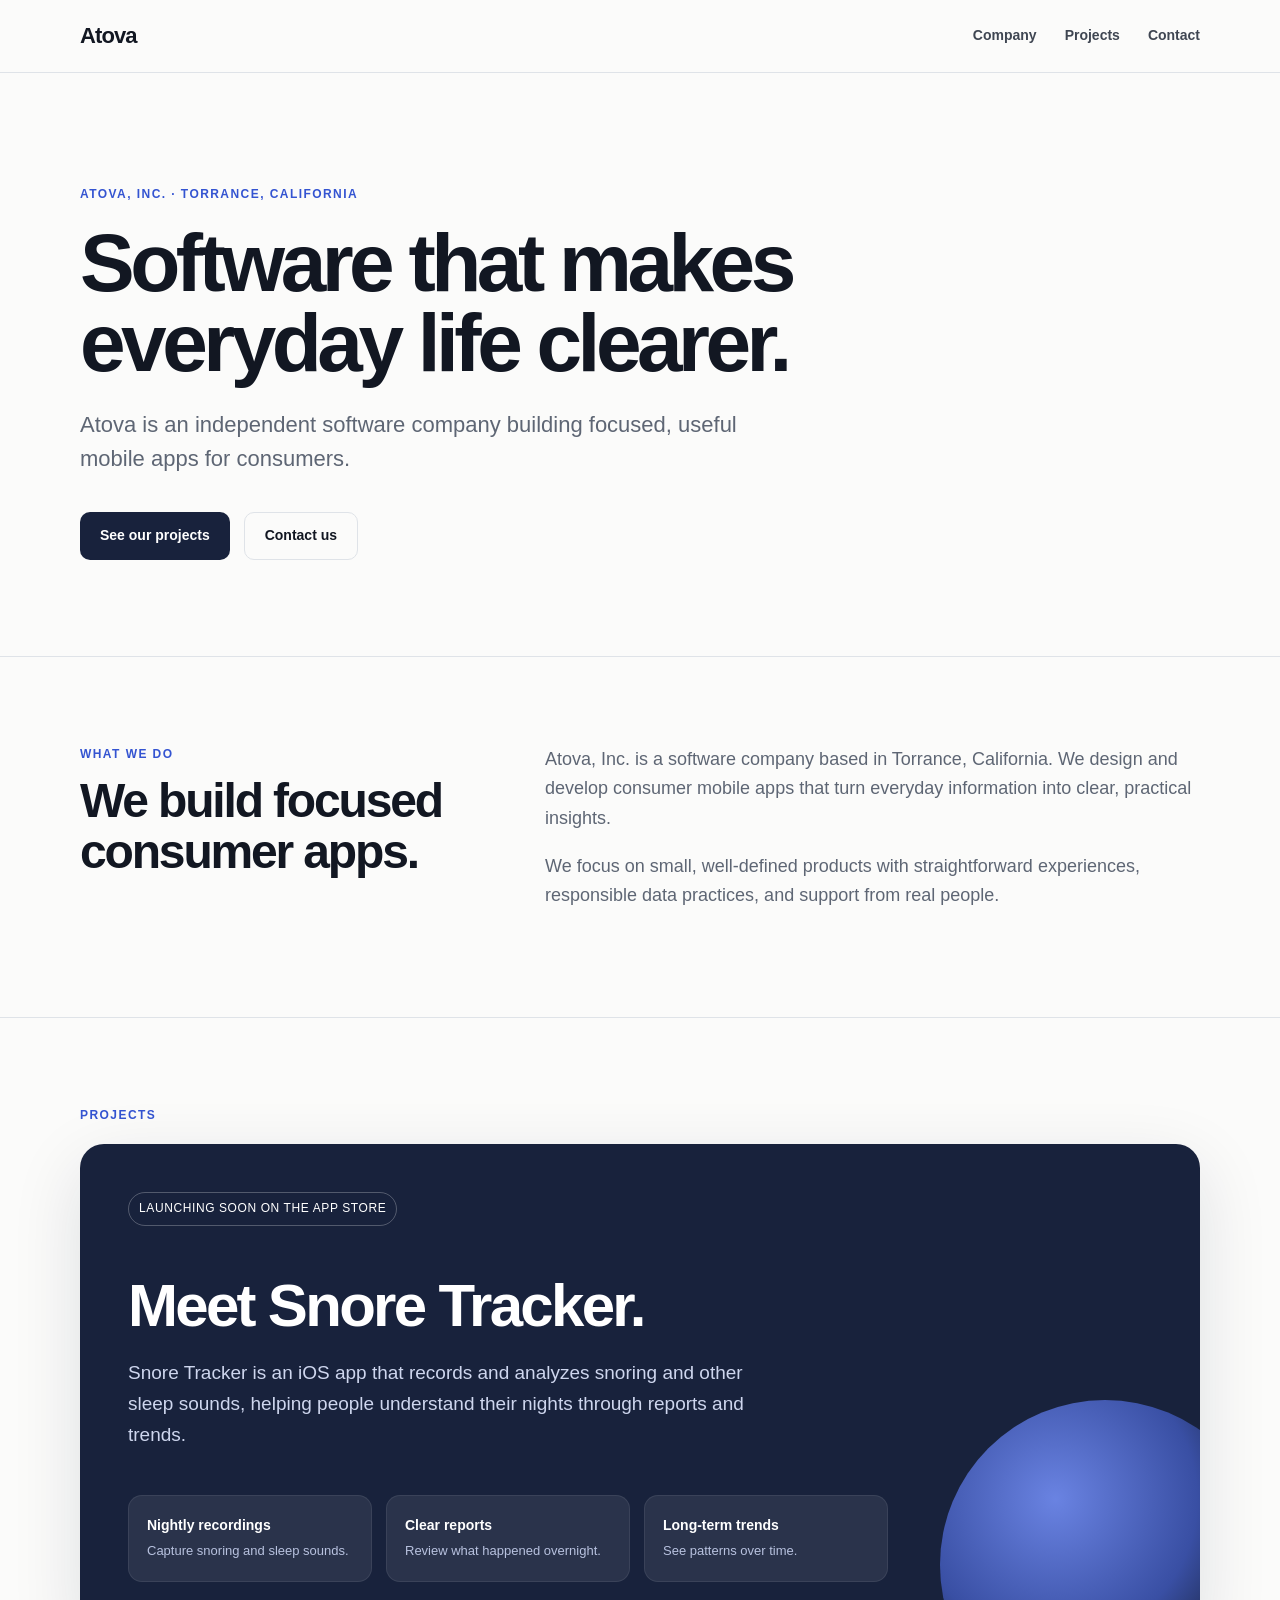
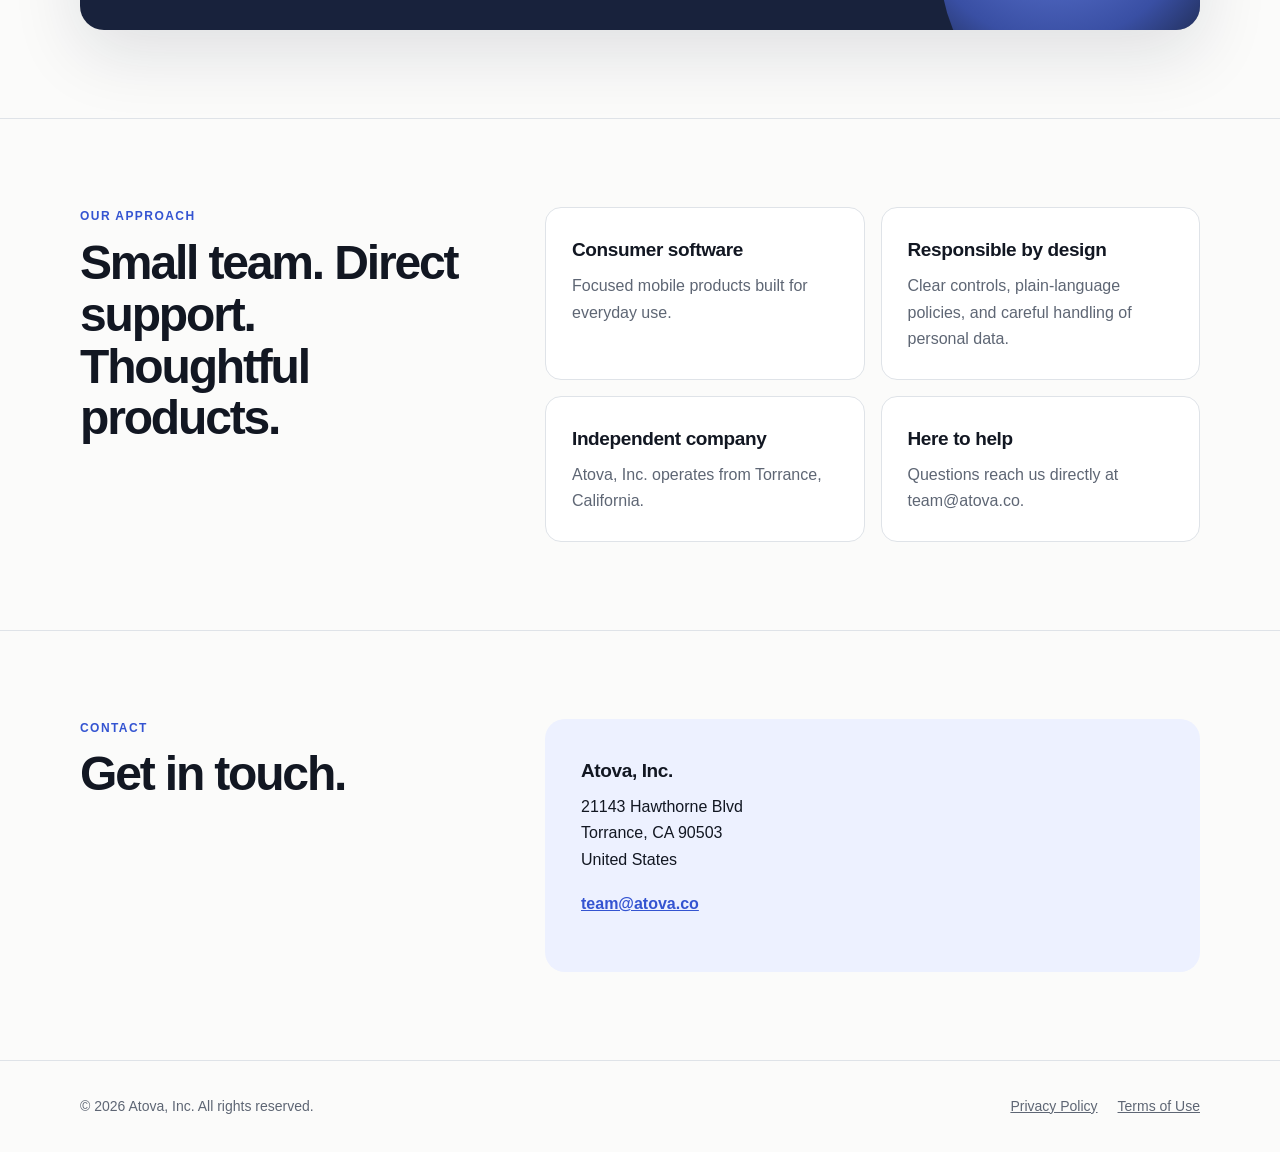
<file: index.html>
<!doctype html><html lang="en"><head><meta charset="utf-8"><meta name="viewport" content="width=device-width, initial-scale=1"><meta name="description" content="Atova, Inc. is a software company based in Torrance, California, building thoughtful consumer mobile apps."><title>Atova, Inc. | Consumer Mobile Apps</title><link rel="stylesheet" href="styles.css"></head><body>
<header class="site-header"><div class="wrap header-inner"><a class="brand" href="index.html">Atova</a><nav class="site-nav" aria-label="Main navigation"><a href="#company">Company</a><a href="#product">Projects</a><a href="#contact">Contact</a></nav></div></header>
<main>
<section class="hero"><div class="wrap"><div class="eyebrow">Atova, Inc. · Torrance, California</div><h1>Software that makes everyday life clearer.</h1><p class="lede">Atova is an independent software company building focused, useful mobile apps for consumers.</p><div class="hero-actions"><a class="button" href="#product">See our projects</a><a class="button secondary" href="mailto:team@atova.co">Contact us</a></div></div></section>
<section class="section" id="company"><div class="wrap grid-two"><div><div class="eyebrow">What we do</div><h2>We build focused consumer apps.</h2></div><div class="copy"><p>Atova, Inc. is a software company based in Torrance, California. We design and develop consumer mobile apps that turn everyday information into clear, practical insights.</p><p>We focus on small, well-defined products with straightforward experiences, responsible data practices, and support from real people.</p></div></div></section>
<section class="section" id="product"><div class="wrap"><div class="eyebrow" style="margin-bottom:18px">Projects</div><div class="product-card"><span class="product-tag">Launching soon on the App Store</span><h2>Meet Snore Tracker.</h2><p>Snore Tracker is an iOS app that records and analyzes snoring and other sleep sounds, helping people understand their nights through reports and trends.</p><div class="feature-grid"><div class="feature"><strong>Nightly recordings</strong><span>Capture snoring and sleep sounds.</span></div><div class="feature"><strong>Clear reports</strong><span>Review what happened overnight.</span></div><div class="feature"><strong>Long-term trends</strong><span>See patterns over time.</span></div></div></div></div></section>
<section class="section"><div class="wrap grid-two"><div><div class="eyebrow">Our approach</div><h2>Small team. Direct support. Thoughtful products.</h2></div><div class="details"><div class="detail"><h3>Consumer software</h3><p>Focused mobile products built for everyday use.</p></div><div class="detail"><h3>Responsible by design</h3><p>Clear controls, plain-language policies, and careful handling of personal data.</p></div><div class="detail"><h3>Independent company</h3><p>Atova, Inc. operates from Torrance, California.</p></div><div class="detail"><h3>Here to help</h3><p>Questions reach us directly at team@atova.co.</p></div></div></div></section>
<section class="section" id="contact"><div class="wrap grid-two"><div><div class="eyebrow">Contact</div><h2>Get in touch.</h2></div><div class="contact-box"><h3>Atova, Inc.</h3><p>21143 Hawthorne Blvd<br>Torrance, CA 90503<br>United States</p><p><a href="mailto:team@atova.co">team@atova.co</a></p></div></div></section>
</main><footer class="site-footer"><div class="wrap footer-inner"><span>© 2026 Atova, Inc. All rights reserved.</span><div class="footer-links"><a href="privacy.html">Privacy Policy</a><a href="terms.html">Terms of Use</a></div></div></footer></body></html>
</file>
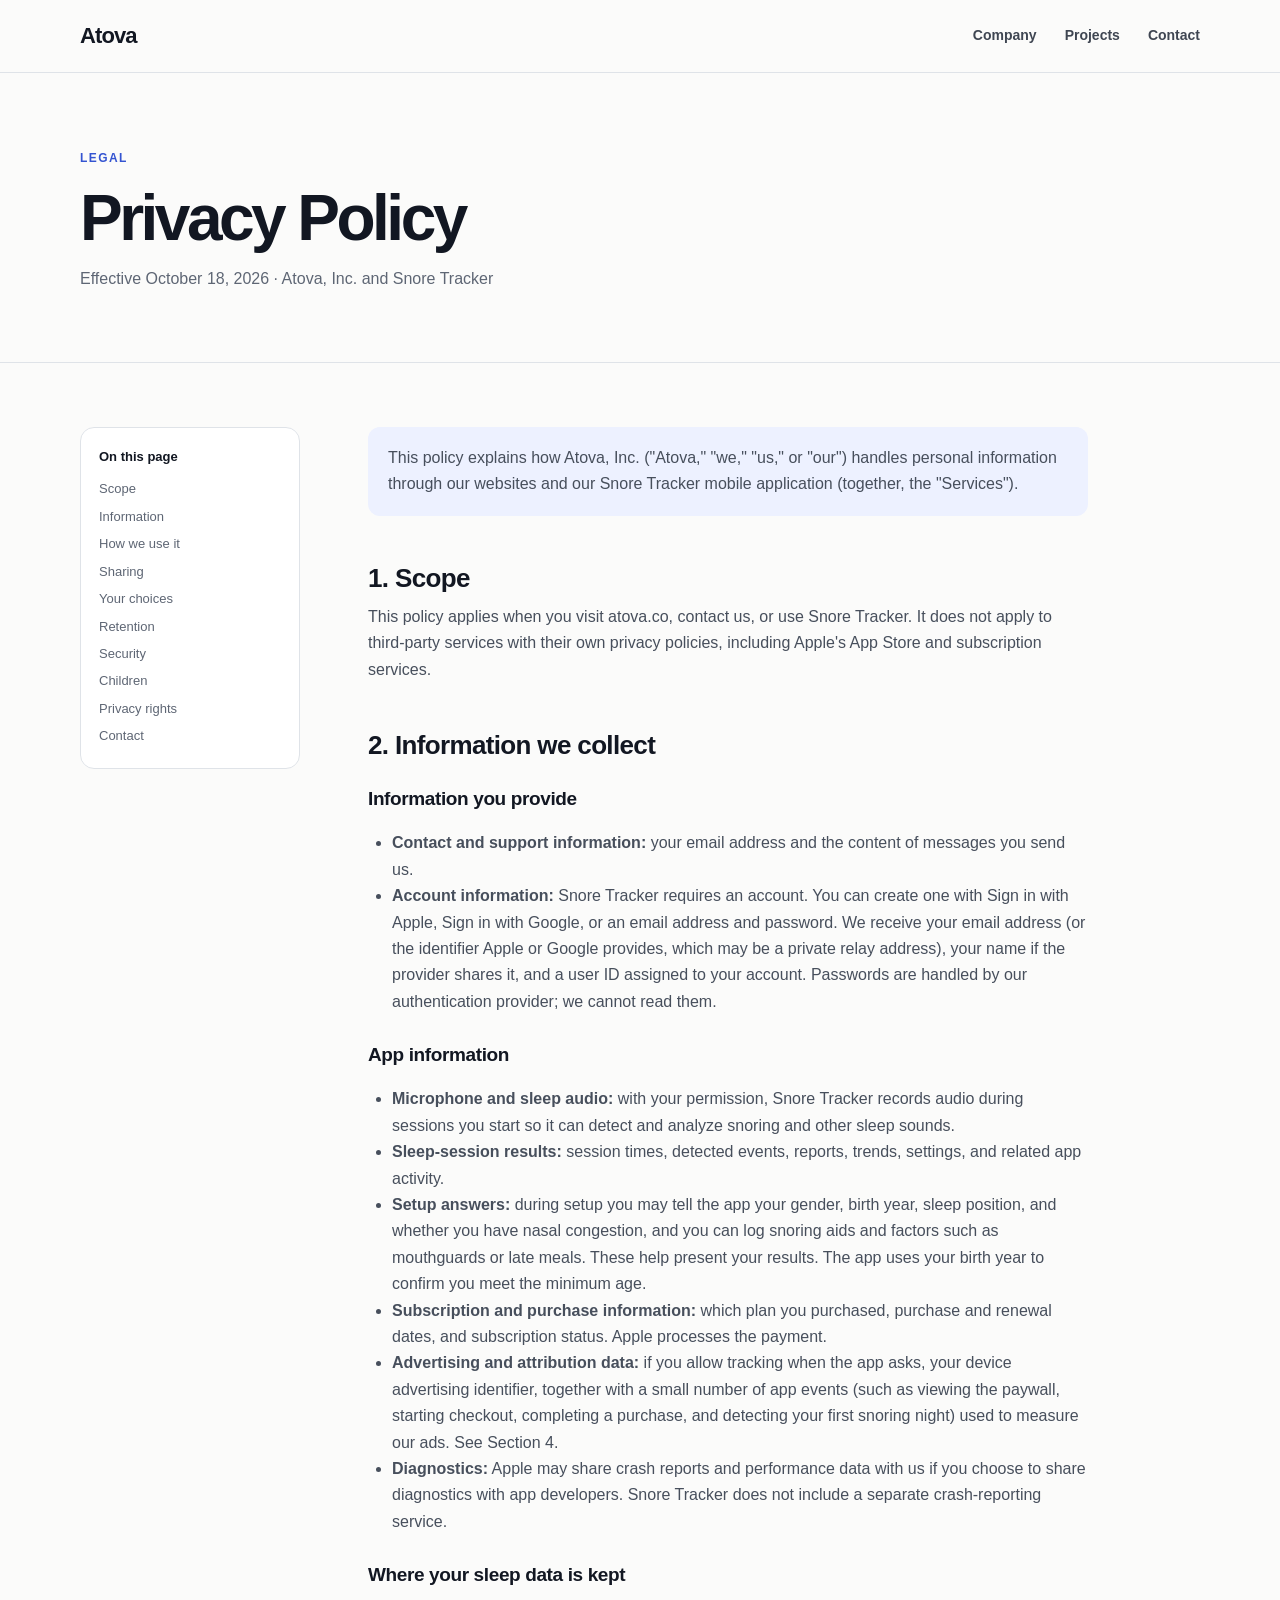
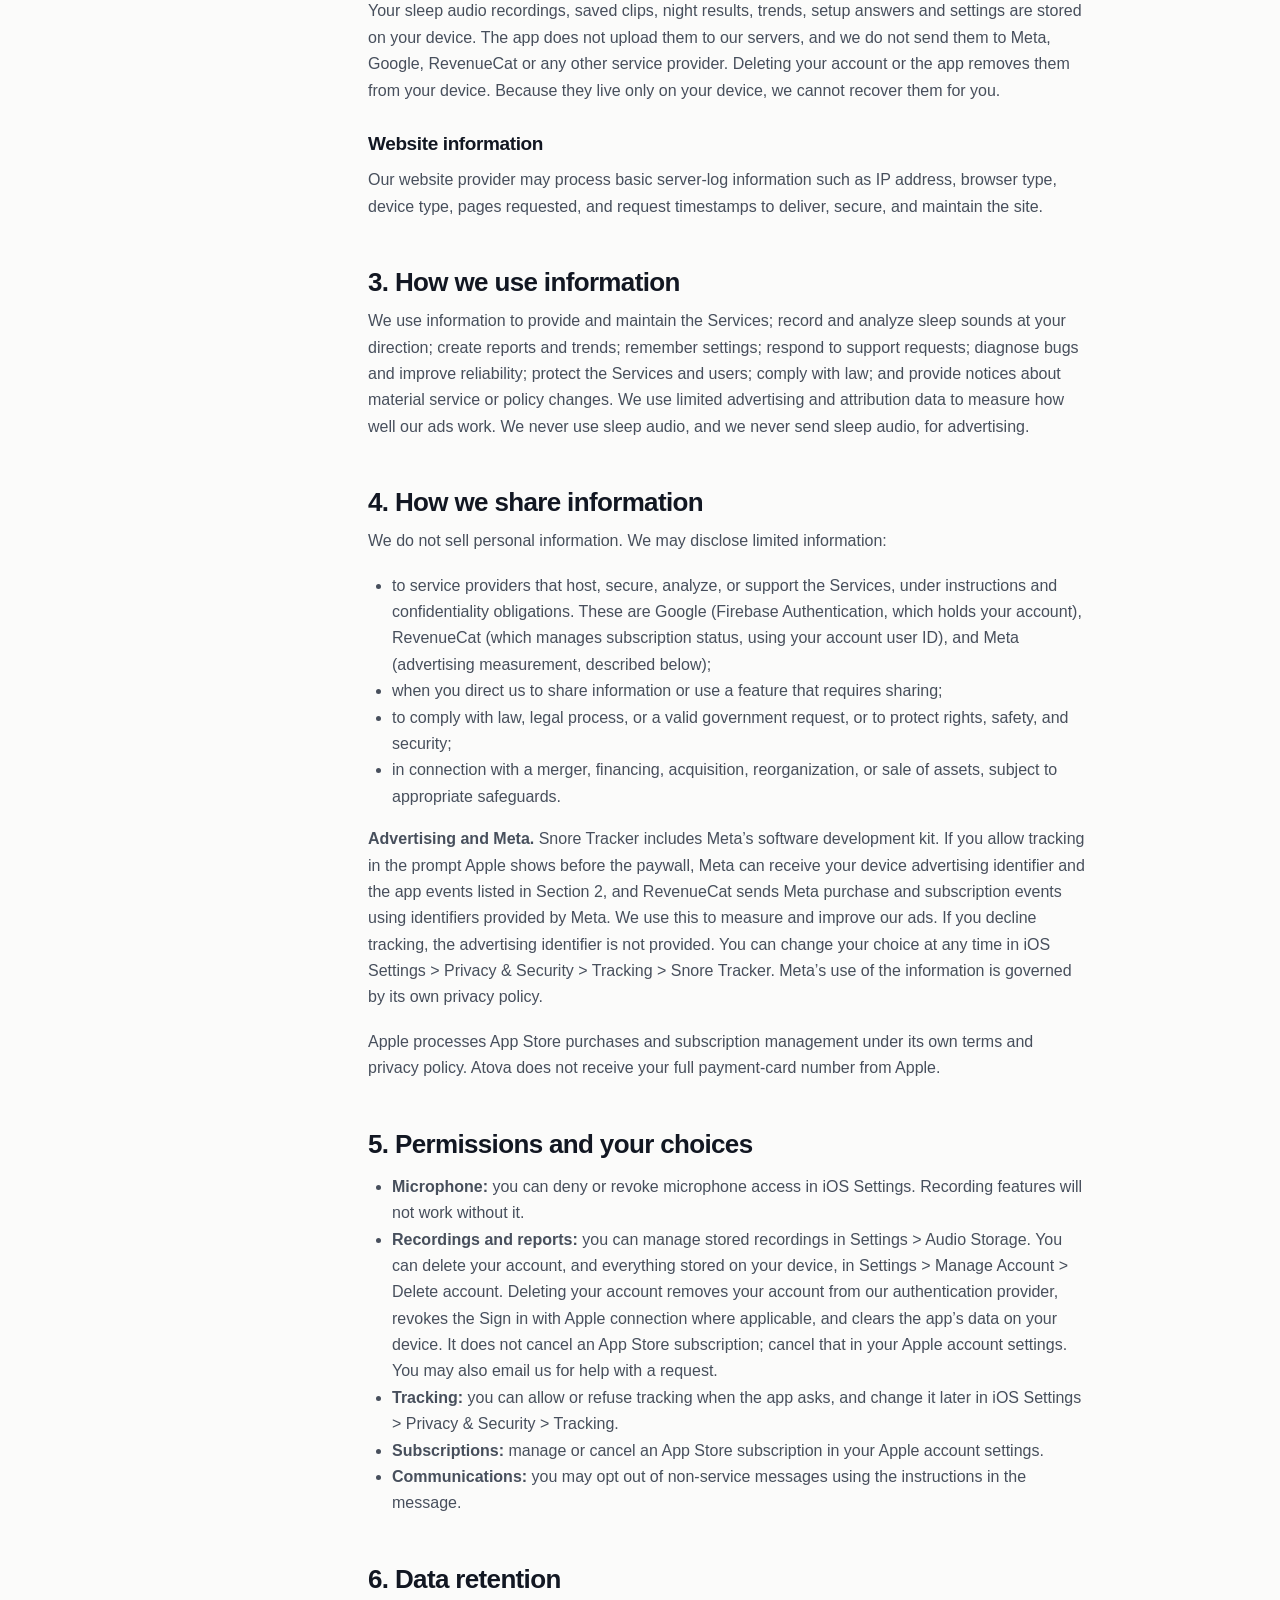
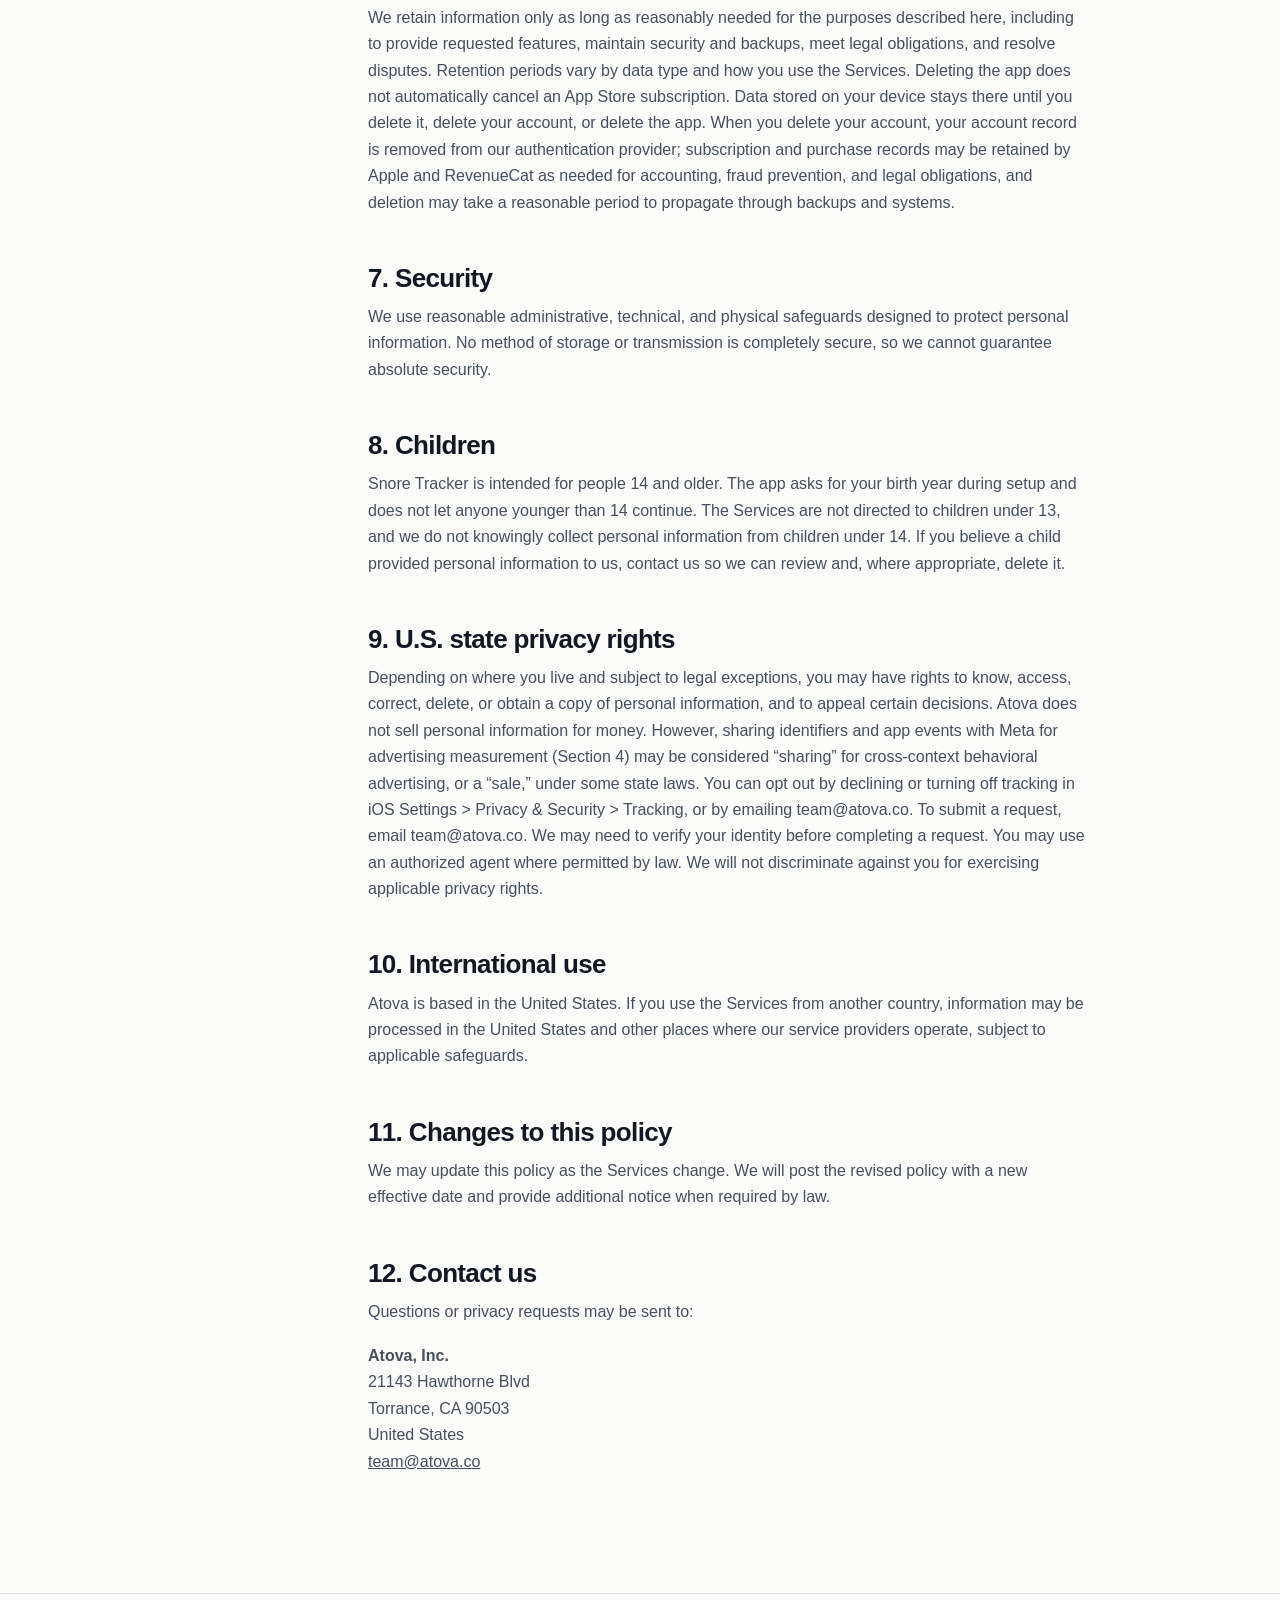
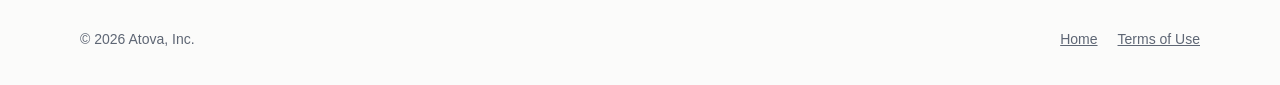
<file: privacy.html>
<!doctype html><html lang="en"><head><meta charset="utf-8"><meta name="viewport" content="width=device-width, initial-scale=1"><meta name="description" content="Privacy Policy for Atova, Inc. and Snore Tracker."><title>Privacy Policy | Atova, Inc.</title><link rel="stylesheet" href="styles.css"></head><body>
<header class="site-header"><div class="wrap header-inner"><a class="brand" href="index.html">Atova</a><nav class="site-nav"><a href="index.html#company">Company</a><a href="index.html#product">Projects</a><a href="mailto:team@atova.co">Contact</a></nav></div></header>
<main><section class="legal-hero"><div class="wrap"><div class="eyebrow">Legal</div><h1>Privacy Policy</h1><p class="legal-meta">Effective October 18, 2026 · Atova, Inc. and Snore Tracker</p></div></section><div class="wrap legal-layout"><aside class="legal-toc"><strong>On this page</strong><a href="#scope">Scope</a><a href="#collect">Information</a><a href="#use">How we use it</a><a href="#sharing">Sharing</a><a href="#choices">Your choices</a><a href="#retention">Retention</a><a href="#security">Security</a><a href="#children">Children</a><a href="#rights">Privacy rights</a><a href="#contact">Contact</a></aside><article class="legal">
<p class="notice">This policy explains how Atova, Inc. ("Atova," "we," "us," or "our") handles personal information through our websites and our Snore Tracker mobile application (together, the "Services").</p>
<h2 id="scope">1. Scope</h2><p>This policy applies when you visit atova.co, contact us, or use Snore Tracker. It does not apply to third-party services with their own privacy policies, including Apple's App Store and subscription services.</p>
<h2 id="collect">2. Information we collect</h2><h3>Information you provide</h3><ul><li><strong>Contact and support information:</strong> your email address and the content of messages you send us.</li><li><strong>Account information:</strong> Snore Tracker requires an account. You can create one with Sign in with Apple, Sign in with Google, or an email address and password. We receive your email address (or the identifier Apple or Google provides, which may be a private relay address), your name if the provider shares it, and a user ID assigned to your account. Passwords are handled by our authentication provider; we cannot read them.</li></ul><h3>App information</h3><ul><li><strong>Microphone and sleep audio:</strong> with your permission, Snore Tracker records audio during sessions you start so it can detect and analyze snoring and other sleep sounds.</li><li><strong>Sleep-session results:</strong> session times, detected events, reports, trends, settings, and related app activity.</li><li><strong>Setup answers:</strong> during setup you may tell the app your gender, birth year, sleep position, and whether you have nasal congestion, and you can log snoring aids and factors such as mouthguards or late meals. These help present your results. The app uses your birth year to confirm you meet the minimum age.</li><li><strong>Subscription and purchase information:</strong> which plan you purchased, purchase and renewal dates, and subscription status. Apple processes the payment.</li><li><strong>Advertising and attribution data:</strong> if you allow tracking when the app asks, your device advertising identifier, together with a small number of app events (such as viewing the paywall, starting checkout, completing a purchase, and detecting your first snoring night) used to measure our ads. See Section 4.</li><li><strong>Diagnostics:</strong> Apple may share crash reports and performance data with us if you choose to share diagnostics with app developers. Snore Tracker does not include a separate crash-reporting service.</li></ul><h3>Where your sleep data is kept</h3><p>Your sleep audio recordings, saved clips, night results, trends, setup answers and settings are stored on your device. The app does not upload them to our servers, and we do not send them to Meta, Google, RevenueCat or any other service provider. Deleting your account or the app removes them from your device. Because they live only on your device, we cannot recover them for you.</p><h3>Website information</h3><p>Our website provider may process basic server-log information such as IP address, browser type, device type, pages requested, and request timestamps to deliver, secure, and maintain the site.</p>
<h2 id="use">3. How we use information</h2><p>We use information to provide and maintain the Services; record and analyze sleep sounds at your direction; create reports and trends; remember settings; respond to support requests; diagnose bugs and improve reliability; protect the Services and users; comply with law; and provide notices about material service or policy changes. We use limited advertising and attribution data to measure how well our ads work. We never use sleep audio, and we never send sleep audio, for advertising.</p>
<h2 id="sharing">4. How we share information</h2><p>We do not sell personal information. We may disclose limited information:</p><ul><li>to service providers that host, secure, analyze, or support the Services, under instructions and confidentiality obligations. These are Google (Firebase Authentication, which holds your account), RevenueCat (which manages subscription status, using your account user ID), and Meta (advertising measurement, described below);</li><li>when you direct us to share information or use a feature that requires sharing;</li><li>to comply with law, legal process, or a valid government request, or to protect rights, safety, and security;</li><li>in connection with a merger, financing, acquisition, reorganization, or sale of assets, subject to appropriate safeguards.</li></ul><p><strong>Advertising and Meta.</strong> Snore Tracker includes Meta&#8217;s software development kit. If you allow tracking in the prompt Apple shows before the paywall, Meta can receive your device advertising identifier and the app events listed in Section 2, and RevenueCat sends Meta purchase and subscription events using identifiers provided by Meta. We use this to measure and improve our ads. If you decline tracking, the advertising identifier is not provided. You can change your choice at any time in iOS Settings &gt; Privacy &amp; Security &gt; Tracking &gt; Snore Tracker. Meta&#8217;s use of the information is governed by its own privacy policy.</p><p>Apple processes App Store purchases and subscription management under its own terms and privacy policy. Atova does not receive your full payment-card number from Apple.</p>
<h2 id="choices">5. Permissions and your choices</h2><ul><li><strong>Microphone:</strong> you can deny or revoke microphone access in iOS Settings. Recording features will not work without it.</li><li><strong>Recordings and reports:</strong> you can manage stored recordings in Settings &gt; Audio Storage. You can delete your account, and everything stored on your device, in Settings &gt; Manage Account &gt; Delete account. Deleting your account removes your account from our authentication provider, revokes the Sign in with Apple connection where applicable, and clears the app&#8217;s data on your device. It does not cancel an App Store subscription; cancel that in your Apple account settings. You may also email us for help with a request.</li><li><strong>Tracking:</strong> you can allow or refuse tracking when the app asks, and change it later in iOS Settings &gt; Privacy &amp; Security &gt; Tracking.</li><li><strong>Subscriptions:</strong> manage or cancel an App Store subscription in your Apple account settings.</li><li><strong>Communications:</strong> you may opt out of non-service messages using the instructions in the message.</li></ul>
<h2 id="retention">6. Data retention</h2><p>We retain information only as long as reasonably needed for the purposes described here, including to provide requested features, maintain security and backups, meet legal obligations, and resolve disputes. Retention periods vary by data type and how you use the Services. Deleting the app does not automatically cancel an App Store subscription. Data stored on your device stays there until you delete it, delete your account, or delete the app. When you delete your account, your account record is removed from our authentication provider; subscription and purchase records may be retained by Apple and RevenueCat as needed for accounting, fraud prevention, and legal obligations, and deletion may take a reasonable period to propagate through backups and systems.</p>
<h2 id="security">7. Security</h2><p>We use reasonable administrative, technical, and physical safeguards designed to protect personal information. No method of storage or transmission is completely secure, so we cannot guarantee absolute security.</p>
<h2 id="children">8. Children</h2><p>Snore Tracker is intended for people 14 and older. The app asks for your birth year during setup and does not let anyone younger than 14 continue. The Services are not directed to children under 13, and we do not knowingly collect personal information from children under 14. If you believe a child provided personal information to us, contact us so we can review and, where appropriate, delete it.</p>
<h2 id="rights">9. U.S. state privacy rights</h2><p>Depending on where you live and subject to legal exceptions, you may have rights to know, access, correct, delete, or obtain a copy of personal information, and to appeal certain decisions. Atova does not sell personal information for money. However, sharing identifiers and app events with Meta for advertising measurement (Section 4) may be considered &ldquo;sharing&rdquo; for cross-context behavioral advertising, or a &ldquo;sale,&rdquo; under some state laws. You can opt out by declining or turning off tracking in iOS Settings &gt; Privacy &amp; Security &gt; Tracking, or by emailing team@atova.co. To submit a request, email team@atova.co. We may need to verify your identity before completing a request. You may use an authorized agent where permitted by law. We will not discriminate against you for exercising applicable privacy rights.</p>
<h2>10. International use</h2><p>Atova is based in the United States. If you use the Services from another country, information may be processed in the United States and other places where our service providers operate, subject to applicable safeguards.</p>
<h2>11. Changes to this policy</h2><p>We may update this policy as the Services change. We will post the revised policy with a new effective date and provide additional notice when required by law.</p>
<h2 id="contact">12. Contact us</h2><p>Questions or privacy requests may be sent to:</p><p><strong>Atova, Inc.</strong><br>21143 Hawthorne Blvd<br>Torrance, CA 90503<br>United States<br><a href="mailto:team@atova.co">team@atova.co</a></p>
</article></div></main><footer class="site-footer"><div class="wrap footer-inner"><span>© 2026 Atova, Inc.</span><div class="footer-links"><a href="index.html">Home</a><a href="terms.html">Terms of Use</a></div></div></footer></body></html>
</file>
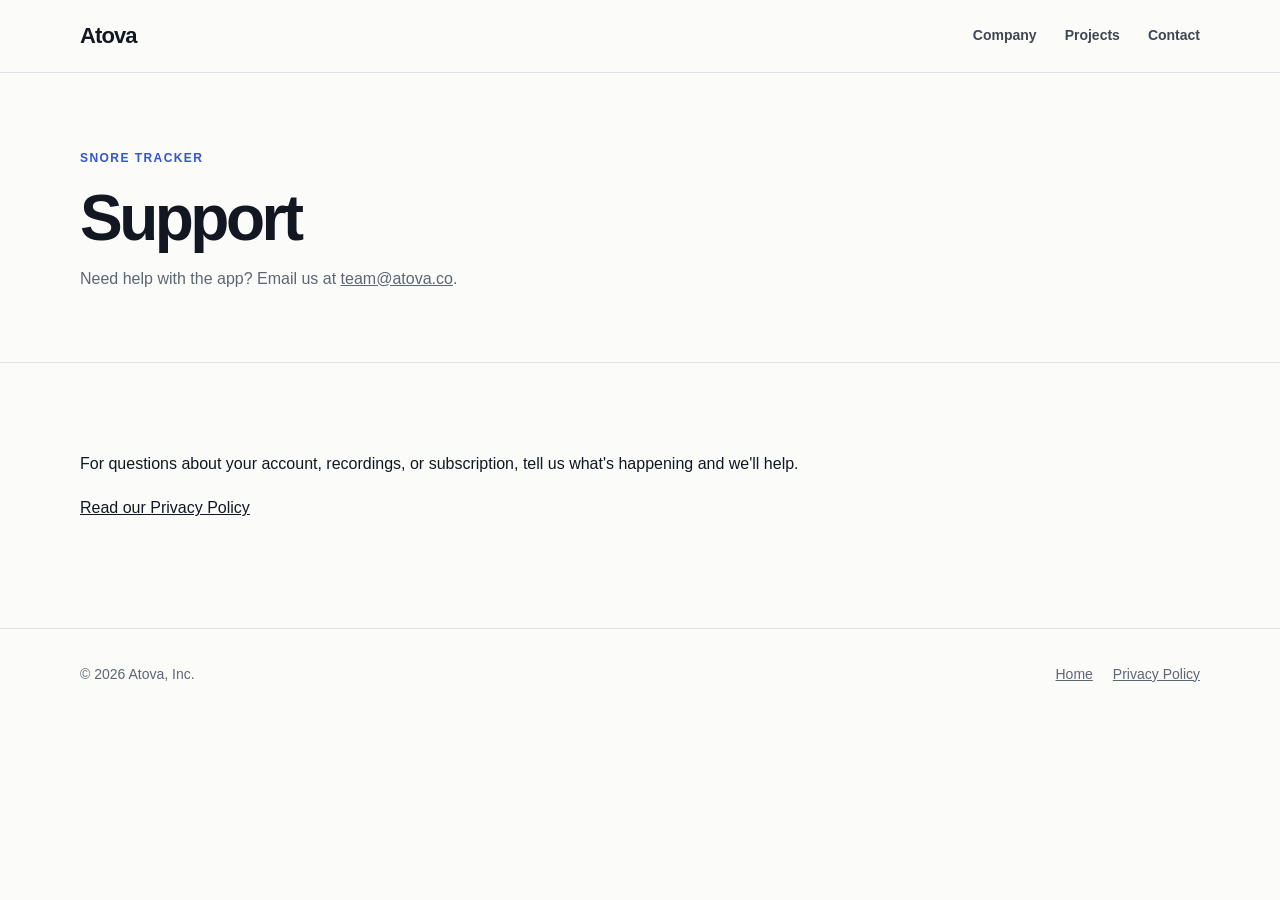
<file: support.html>
<!doctype html><html lang="en"><head><meta charset="utf-8"><meta name="viewport" content="width=device-width, initial-scale=1"><meta name="description" content="Get help with Snore Tracker from Atova, Inc."><title>Snore Tracker Support | Atova, Inc.</title><link rel="stylesheet" href="styles.css"></head><body>
<header class="site-header"><div class="wrap header-inner"><a class="brand" href="index.html">Atova</a><nav class="site-nav" aria-label="Main navigation"><a href="index.html#company">Company</a><a href="index.html#product">Projects</a><a href="mailto:team@atova.co">Contact</a></nav></div></header>
<main><section class="legal-hero"><div class="wrap"><div class="eyebrow">Snore Tracker</div><h1>Support</h1><p class="legal-meta">Need help with the app? Email us at <a href="mailto:team@atova.co">team@atova.co</a>.</p></div></section><section class="section"><div class="wrap"><p>For questions about your account, recordings, or subscription, tell us what's happening and we'll help.</p><p><a href="privacy.html">Read our Privacy Policy</a></p></div></section></main>
<footer class="site-footer"><div class="wrap footer-inner"><span>© 2026 Atova, Inc.</span><div class="footer-links"><a href="index.html">Home</a><a href="privacy.html">Privacy Policy</a></div></div></footer></body></html>
</file>
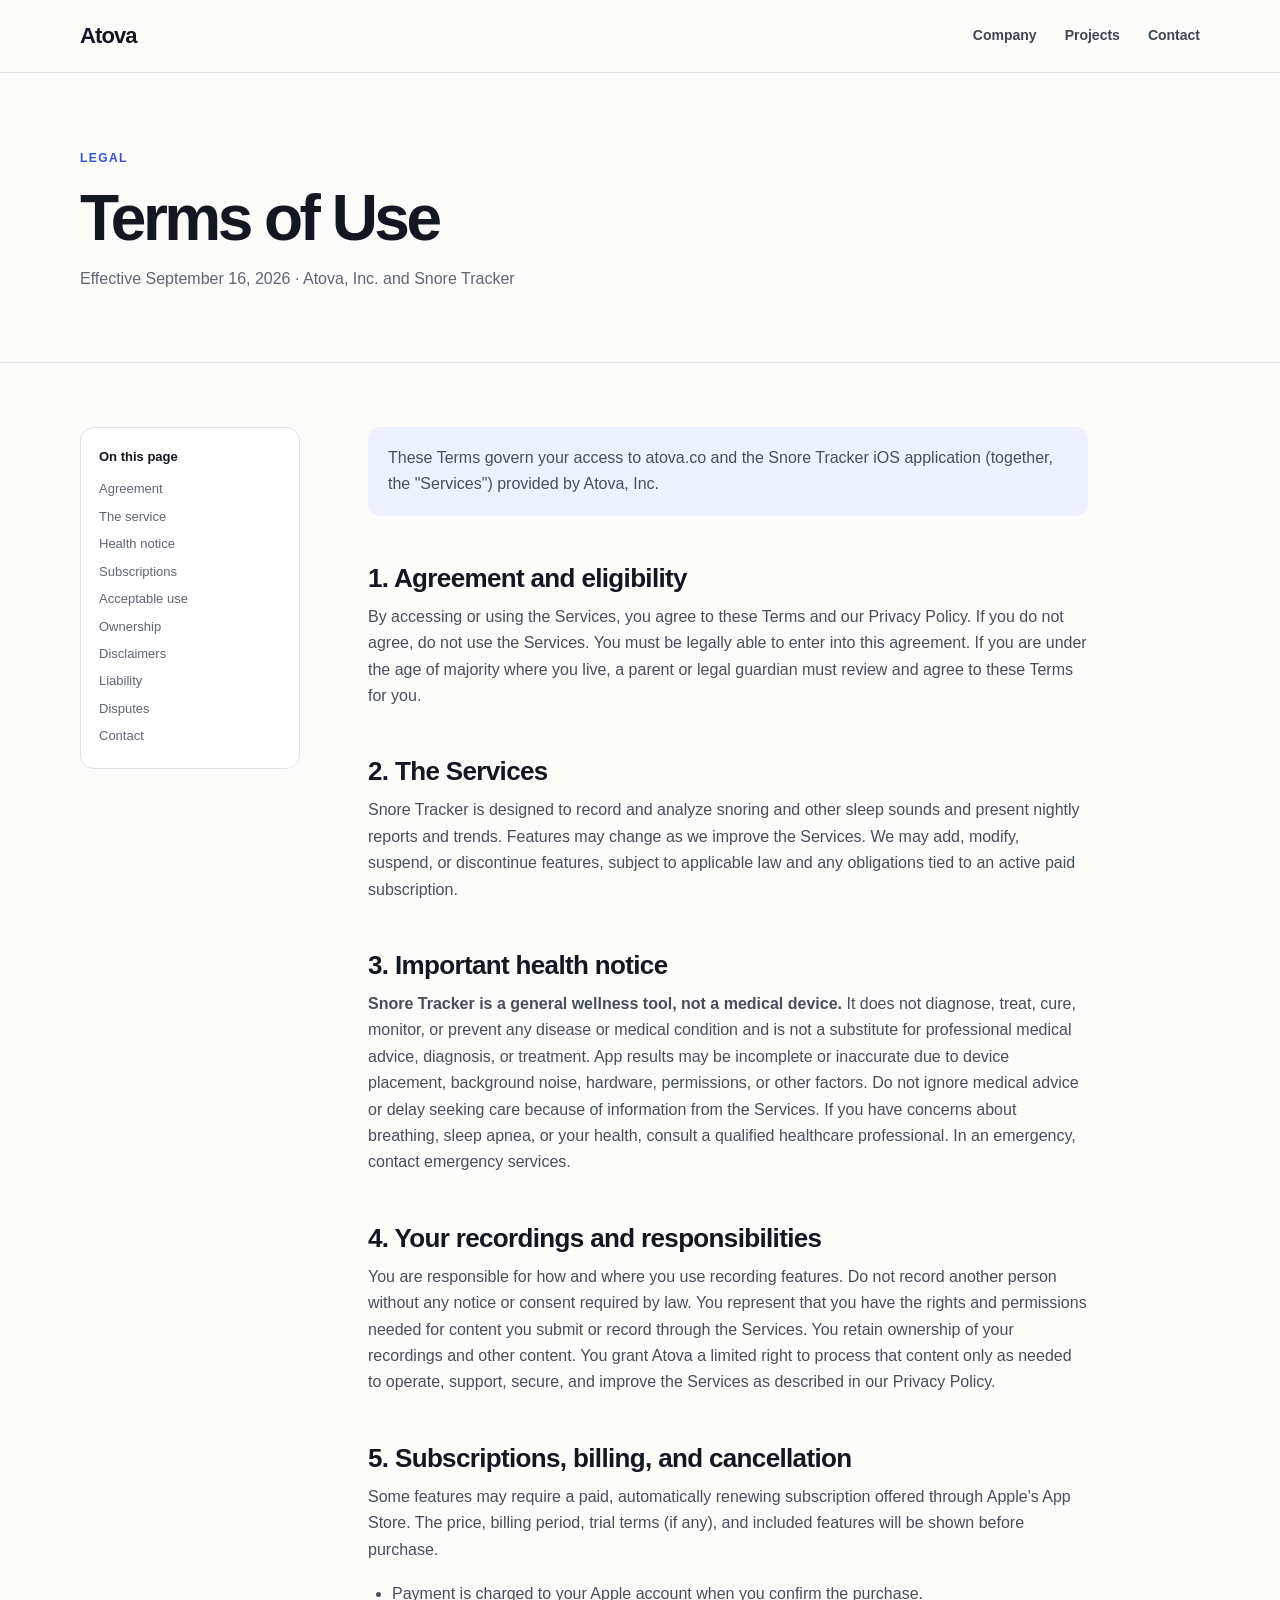
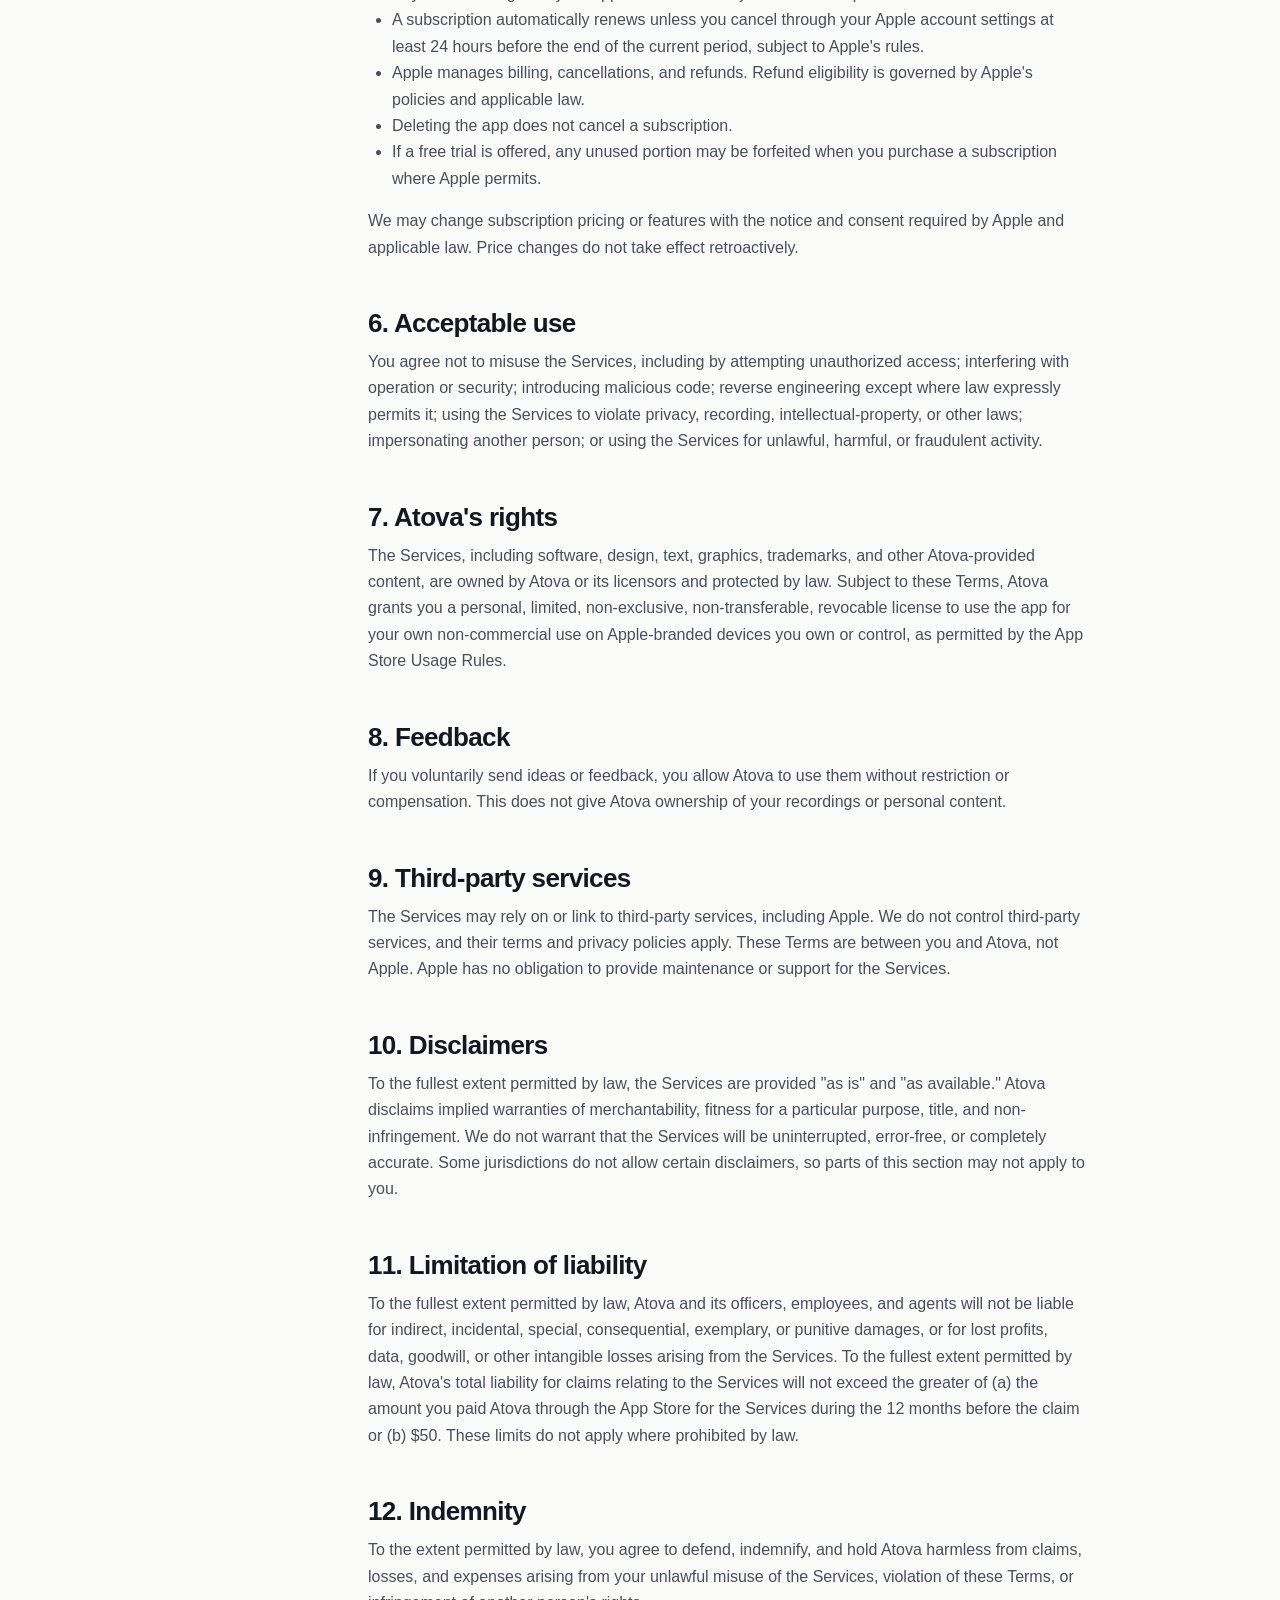
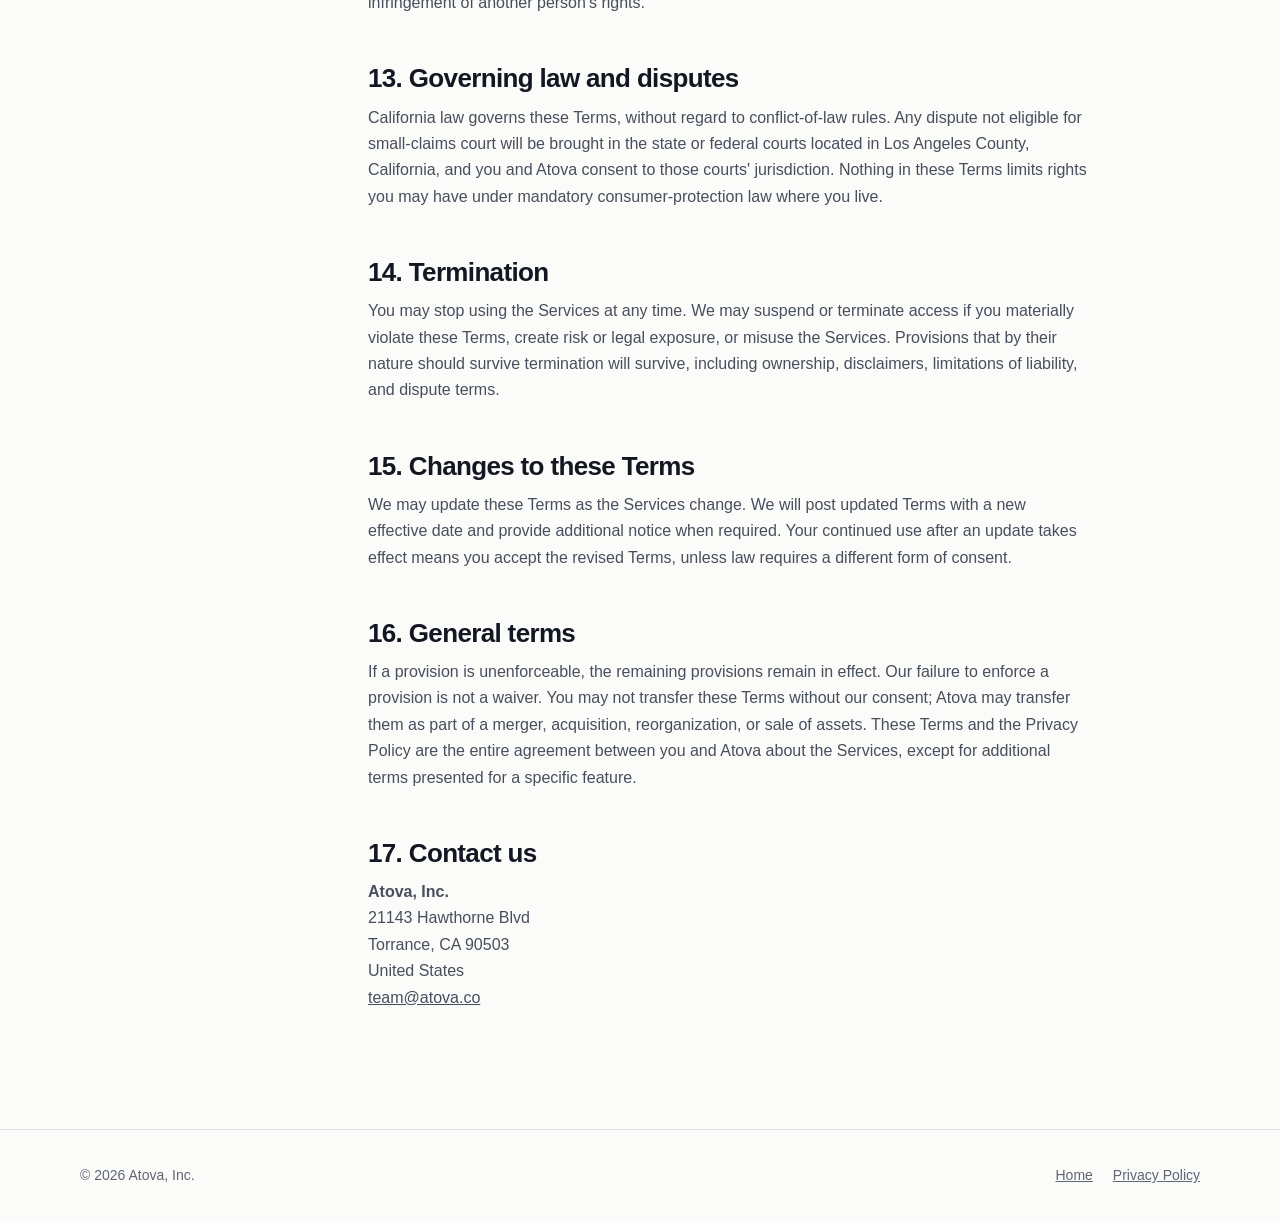
<file: terms.html>
<!doctype html><html lang="en"><head><meta charset="utf-8"><meta name="viewport" content="width=device-width, initial-scale=1"><meta name="description" content="Terms of Use for Atova, Inc. and Snore Tracker."><title>Terms of Use | Atova, Inc.</title><link rel="stylesheet" href="styles.css"></head><body>
<header class="site-header"><div class="wrap header-inner"><a class="brand" href="index.html">Atova</a><nav class="site-nav"><a href="index.html#company">Company</a><a href="index.html#product">Projects</a><a href="mailto:team@atova.co">Contact</a></nav></div></header>
<main><section class="legal-hero"><div class="wrap"><div class="eyebrow">Legal</div><h1>Terms of Use</h1><p class="legal-meta">Effective September 16, 2026 · Atova, Inc. and Snore Tracker</p></div></section><div class="wrap legal-layout"><aside class="legal-toc"><strong>On this page</strong><a href="#agreement">Agreement</a><a href="#service">The service</a><a href="#health">Health notice</a><a href="#subscriptions">Subscriptions</a><a href="#acceptable">Acceptable use</a><a href="#ownership">Ownership</a><a href="#disclaimers">Disclaimers</a><a href="#liability">Liability</a><a href="#disputes">Disputes</a><a href="#contact">Contact</a></aside><article class="legal">
<p class="notice">These Terms govern your access to atova.co and the Snore Tracker iOS application (together, the "Services") provided by Atova, Inc.</p>
<h2 id="agreement">1. Agreement and eligibility</h2><p>By accessing or using the Services, you agree to these Terms and our Privacy Policy. If you do not agree, do not use the Services. You must be legally able to enter into this agreement. If you are under the age of majority where you live, a parent or legal guardian must review and agree to these Terms for you.</p>
<h2 id="service">2. The Services</h2><p>Snore Tracker is designed to record and analyze snoring and other sleep sounds and present nightly reports and trends. Features may change as we improve the Services. We may add, modify, suspend, or discontinue features, subject to applicable law and any obligations tied to an active paid subscription.</p>
<h2 id="health">3. Important health notice</h2><p><strong>Snore Tracker is a general wellness tool, not a medical device.</strong> It does not diagnose, treat, cure, monitor, or prevent any disease or medical condition and is not a substitute for professional medical advice, diagnosis, or treatment. App results may be incomplete or inaccurate due to device placement, background noise, hardware, permissions, or other factors. Do not ignore medical advice or delay seeking care because of information from the Services. If you have concerns about breathing, sleep apnea, or your health, consult a qualified healthcare professional. In an emergency, contact emergency services.</p>
<h2>4. Your recordings and responsibilities</h2><p>You are responsible for how and where you use recording features. Do not record another person without any notice or consent required by law. You represent that you have the rights and permissions needed for content you submit or record through the Services. You retain ownership of your recordings and other content. You grant Atova a limited right to process that content only as needed to operate, support, secure, and improve the Services as described in our Privacy Policy.</p>
<h2 id="subscriptions">5. Subscriptions, billing, and cancellation</h2><p>Some features may require a paid, automatically renewing subscription offered through Apple's App Store. The price, billing period, trial terms (if any), and included features will be shown before purchase.</p><ul><li>Payment is charged to your Apple account when you confirm the purchase.</li><li>A subscription automatically renews unless you cancel through your Apple account settings at least 24 hours before the end of the current period, subject to Apple's rules.</li><li>Apple manages billing, cancellations, and refunds. Refund eligibility is governed by Apple's policies and applicable law.</li><li>Deleting the app does not cancel a subscription.</li><li>If a free trial is offered, any unused portion may be forfeited when you purchase a subscription where Apple permits.</li></ul><p>We may change subscription pricing or features with the notice and consent required by Apple and applicable law. Price changes do not take effect retroactively.</p>
<h2 id="acceptable">6. Acceptable use</h2><p>You agree not to misuse the Services, including by attempting unauthorized access; interfering with operation or security; introducing malicious code; reverse engineering except where law expressly permits it; using the Services to violate privacy, recording, intellectual-property, or other laws; impersonating another person; or using the Services for unlawful, harmful, or fraudulent activity.</p>
<h2 id="ownership">7. Atova's rights</h2><p>The Services, including software, design, text, graphics, trademarks, and other Atova-provided content, are owned by Atova or its licensors and protected by law. Subject to these Terms, Atova grants you a personal, limited, non-exclusive, non-transferable, revocable license to use the app for your own non-commercial use on Apple-branded devices you own or control, as permitted by the App Store Usage Rules.</p>
<h2>8. Feedback</h2><p>If you voluntarily send ideas or feedback, you allow Atova to use them without restriction or compensation. This does not give Atova ownership of your recordings or personal content.</p>
<h2>9. Third-party services</h2><p>The Services may rely on or link to third-party services, including Apple. We do not control third-party services, and their terms and privacy policies apply. These Terms are between you and Atova, not Apple. Apple has no obligation to provide maintenance or support for the Services.</p>
<h2 id="disclaimers">10. Disclaimers</h2><p>To the fullest extent permitted by law, the Services are provided "as is" and "as available." Atova disclaims implied warranties of merchantability, fitness for a particular purpose, title, and non-infringement. We do not warrant that the Services will be uninterrupted, error-free, or completely accurate. Some jurisdictions do not allow certain disclaimers, so parts of this section may not apply to you.</p>
<h2 id="liability">11. Limitation of liability</h2><p>To the fullest extent permitted by law, Atova and its officers, employees, and agents will not be liable for indirect, incidental, special, consequential, exemplary, or punitive damages, or for lost profits, data, goodwill, or other intangible losses arising from the Services. To the fullest extent permitted by law, Atova's total liability for claims relating to the Services will not exceed the greater of (a) the amount you paid Atova through the App Store for the Services during the 12 months before the claim or (b) $50. These limits do not apply where prohibited by law.</p>
<h2>12. Indemnity</h2><p>To the extent permitted by law, you agree to defend, indemnify, and hold Atova harmless from claims, losses, and expenses arising from your unlawful misuse of the Services, violation of these Terms, or infringement of another person's rights.</p>
<h2 id="disputes">13. Governing law and disputes</h2><p>California law governs these Terms, without regard to conflict-of-law rules. Any dispute not eligible for small-claims court will be brought in the state or federal courts located in Los Angeles County, California, and you and Atova consent to those courts' jurisdiction. Nothing in these Terms limits rights you may have under mandatory consumer-protection law where you live.</p>
<h2>14. Termination</h2><p>You may stop using the Services at any time. We may suspend or terminate access if you materially violate these Terms, create risk or legal exposure, or misuse the Services. Provisions that by their nature should survive termination will survive, including ownership, disclaimers, limitations of liability, and dispute terms.</p>
<h2>15. Changes to these Terms</h2><p>We may update these Terms as the Services change. We will post updated Terms with a new effective date and provide additional notice when required. Your continued use after an update takes effect means you accept the revised Terms, unless law requires a different form of consent.</p>
<h2>16. General terms</h2><p>If a provision is unenforceable, the remaining provisions remain in effect. Our failure to enforce a provision is not a waiver. You may not transfer these Terms without our consent; Atova may transfer them as part of a merger, acquisition, reorganization, or sale of assets. These Terms and the Privacy Policy are the entire agreement between you and Atova about the Services, except for additional terms presented for a specific feature.</p>
<h2 id="contact">17. Contact us</h2><p><strong>Atova, Inc.</strong><br>21143 Hawthorne Blvd<br>Torrance, CA 90503<br>United States<br><a href="mailto:team@atova.co">team@atova.co</a></p>
</article></div></main><footer class="site-footer"><div class="wrap footer-inner"><span>© 2026 Atova, Inc.</span><div class="footer-links"><a href="index.html">Home</a><a href="privacy.html">Privacy Policy</a></div></div></footer></body></html>
</file>
<file: styles.css>
:root {
  --ink: #121722;
  --muted: #5e6674;
  --line: #dfe3e8;
  --paper: #fbfbfa;
  --card: #ffffff;
  --blue: #3454d1;
  --blue-soft: #edf1ff;
  --night: #18223c;
  --max: 1120px;
}
* { box-sizing: border-box; }
html { scroll-behavior: smooth; }
body { margin: 0; color: var(--ink); background: var(--paper); font: 16px/1.65 -apple-system, BlinkMacSystemFont, "Segoe UI", Helvetica, Arial, sans-serif; }
a { color: inherit; }
.wrap { width: min(calc(100% - 40px), var(--max)); margin: 0 auto; }
.site-header { position: sticky; top: 0; z-index: 10; background: rgba(251,251,250,.94); border-bottom: 1px solid var(--line); backdrop-filter: blur(14px); }
.header-inner { height: 72px; display: flex; align-items: center; justify-content: space-between; gap: 28px; }
.brand { font-weight: 760; letter-spacing: -.04em; font-size: 22px; text-decoration: none; }
.site-nav { display: flex; align-items: center; gap: 28px; }
.site-nav a { color: #3f4652; text-decoration: none; font-size: 14px; font-weight: 620; }
.site-nav a:hover { color: var(--blue); }
.hero { padding: 112px 0 96px; border-bottom: 1px solid var(--line); overflow: hidden; }
.eyebrow { color: var(--blue); text-transform: uppercase; letter-spacing: .12em; font-size: 12px; font-weight: 760; }
h1 { max-width: 820px; margin: 18px 0 24px; font-size: clamp(46px, 7vw, 82px); line-height: .98; letter-spacing: -.055em; }
.lede { max-width: 680px; margin: 0; color: var(--muted); font-size: clamp(18px, 2.2vw, 22px); line-height: 1.55; }
.hero-actions { display: flex; flex-wrap: wrap; gap: 14px; margin-top: 36px; }
.button { display: inline-flex; align-items: center; justify-content: center; min-height: 48px; padding: 0 20px; border-radius: 10px; background: var(--night); color: white; text-decoration: none; font-weight: 700; font-size: 14px; }
.button.secondary { background: transparent; color: var(--ink); border: 1px solid var(--line); }
.section { padding: 88px 0; }
.section + .section { border-top: 1px solid var(--line); }
.grid-two { display: grid; grid-template-columns: .75fr 1.25fr; gap: 72px; align-items: start; }
h2 { margin: 10px 0 18px; font-size: clamp(32px, 4vw, 48px); line-height: 1.08; letter-spacing: -.045em; }
h3 { margin: 0 0 8px; font-size: 19px; letter-spacing: -.02em; }
p { margin: 0 0 18px; }
.copy { color: var(--muted); font-size: 18px; }
.product-card { position: relative; overflow: hidden; min-height: 430px; padding: 48px; border-radius: 24px; background: var(--night); color: white; box-shadow: 0 22px 70px rgba(17,27,53,.12); }
.product-card:after { content: ""; position: absolute; width: 330px; height: 330px; right: -70px; bottom: -100px; border-radius: 50%; background: radial-gradient(circle at 35% 30%, #7894ff, #3f57b6 45%, transparent 70%); opacity: .85; }
.product-tag { position: relative; z-index: 1; display: inline-block; padding: 6px 10px; border: 1px solid rgba(255,255,255,.25); border-radius: 999px; font-size: 12px; letter-spacing: .05em; text-transform: uppercase; }
.product-card h2 { position: relative; z-index: 1; max-width: 620px; margin-top: 48px; font-size: clamp(38px,5vw,60px); }
.product-card p { position: relative; z-index: 1; max-width: 620px; color: #ced6ee; font-size: 19px; }
.feature-grid { position: relative; z-index: 1; display: grid; grid-template-columns: repeat(3,1fr); gap: 14px; margin-top: 44px; max-width: 760px; }
.feature { padding: 18px; border-radius: 14px; background: rgba(255,255,255,.08); border: 1px solid rgba(255,255,255,.08); }
.feature strong { display: block; font-size: 14px; }
.feature span { color: #b8c2df; font-size: 13px; }
.details { display: grid; grid-template-columns: repeat(2,1fr); gap: 16px; }
.detail { padding: 26px; border: 1px solid var(--line); border-radius: 16px; background: var(--card); }
.detail p { color: var(--muted); margin: 0; }
.contact-box { padding: 36px; background: var(--blue-soft); border-radius: 20px; }
.contact-box a { color: var(--blue); font-weight: 700; }
.site-footer { padding: 34px 0; border-top: 1px solid var(--line); color: var(--muted); font-size: 14px; }
.footer-inner { display: flex; justify-content: space-between; gap: 24px; flex-wrap: wrap; }
.footer-links { display: flex; gap: 20px; }
.legal-hero { padding: 76px 0 52px; border-bottom: 1px solid var(--line); }
.legal-hero h1 { font-size: clamp(40px,6vw,64px); margin-bottom: 16px; }
.legal-meta { color: var(--muted); }
.legal-layout { display: grid; grid-template-columns: 220px minmax(0,720px); gap: 68px; padding: 64px 0 100px; }
.legal-toc { position: sticky; top: 100px; align-self: start; padding: 18px; border: 1px solid var(--line); border-radius: 14px; background: var(--card); font-size: 13px; }
.legal-toc strong { display: block; margin-bottom: 8px; }
.legal-toc a { display: block; padding: 3px 0; color: var(--muted); text-decoration: none; }
.legal h2 { margin: 48px 0 12px; font-size: 26px; letter-spacing: -.025em; }
.legal h2:first-child { margin-top: 0; }
.legal h3 { margin-top: 24px; }
.legal p, .legal li { color: #474f5c; }
.legal ul { padding-left: 24px; }
.notice { padding: 18px 20px; border-radius: 12px; background: var(--blue-soft); color: #27396d; }
@media (max-width: 760px) {
  .wrap { width: min(calc(100% - 28px), var(--max)); }
  .header-inner { height: 64px; }
  .site-nav { gap: 16px; }
  .site-nav a:nth-child(-n+2) { display: none; }
  .hero { padding: 76px 0 64px; }
  h1 { font-size: 48px; }
  .section { padding: 64px 0; }
  .grid-two, .legal-layout { grid-template-columns: 1fr; gap: 32px; }
  .legal-toc { display: none; }
  .product-card { padding: 28px; min-height: auto; }
  .feature-grid, .details { grid-template-columns: 1fr; }
  .product-card:after { opacity: .5; }
  .legal-hero { padding: 54px 0 36px; }
  .legal-layout { padding: 44px 0 72px; }
}
</file>
